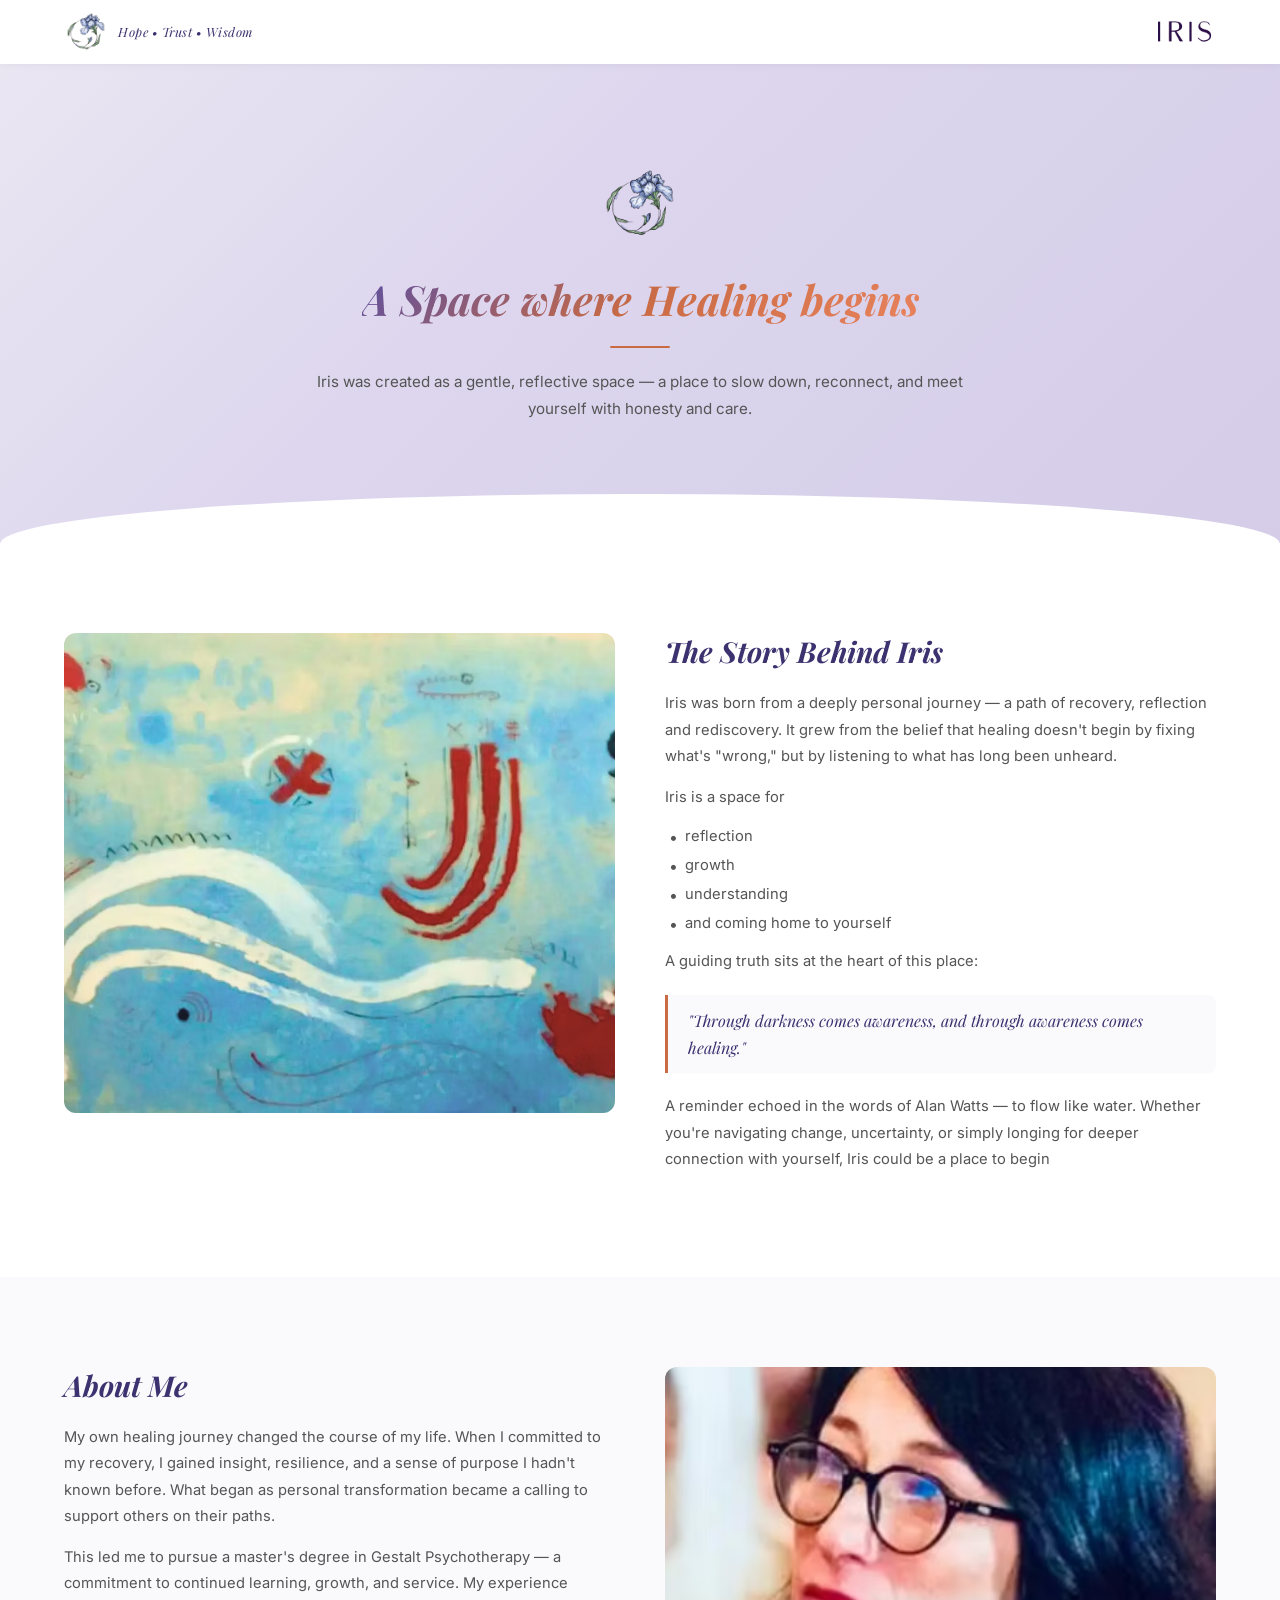
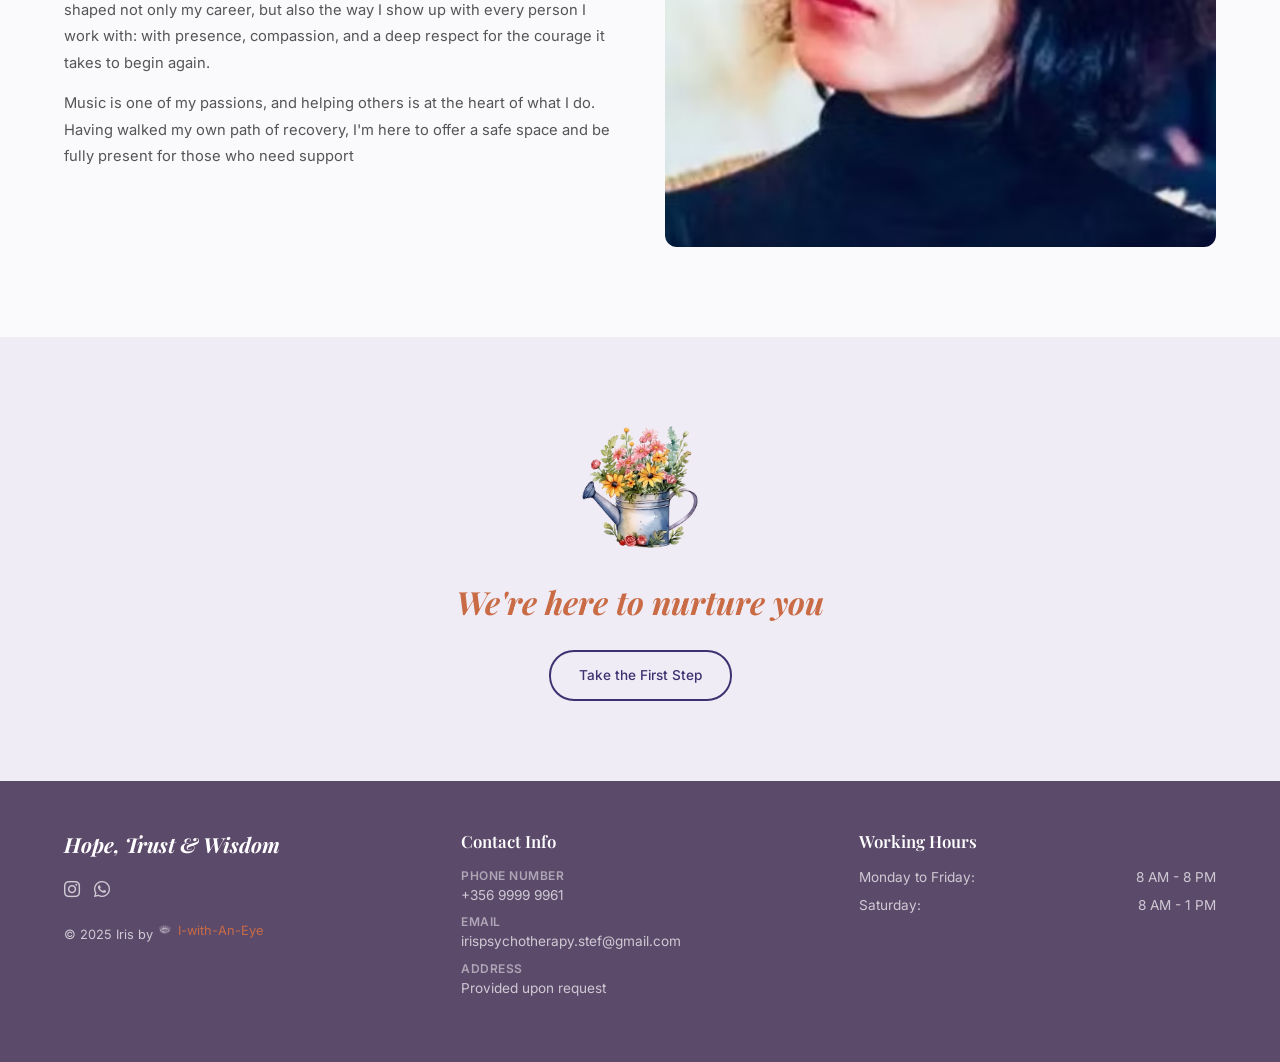
<file: about.html>
<!DOCTYPE html>
<html lang="en">
<head>
  <meta charset="UTF-8">
  <meta name="viewport" content="width=device-width, initial-scale=1.0">
  <title>About - IRIS Psychotherapy</title>
  <link rel="preconnect" href="https://fonts.googleapis.com">
  <link rel="preconnect" href="https://fonts.gstatic.com" crossorigin>
  <link href="https://fonts.googleapis.com/css2?family=Inter:wght@300;400;500;600&family=Playfair+Display:ital,wght@0,400;0,500;0,600;0,700;1,400;1,500;1,600;1,700&display=swap" rel="stylesheet">
  <link rel="stylesheet" href="https://cdnjs.cloudflare.com/ajax/libs/font-awesome/6.5.1/css/all.min.css">
  <link rel="stylesheet" href="css/styles.css">
</head>
<body>

  <!-- Navigation -->
  <nav class="navbar" id="navbar">
    <div class="container">
      <a href="index.html" class="nav-logo">
        <img src="images/logo-no-text.png" alt="Iris Logo" class="nav-logo-img">
        <span class="nav-logo-text">Hope &bull; Trust &bull; Wisdom</span>
      </a>
      <div class="nav-menu-trigger" id="navMenuTrigger">
        <img src="images/Iris-Text.png" alt="Iris" class="nav-text-logo">
        <div class="nav-dropdown" id="navDropdown">
          <img src="images/Iris-Logo-Full.png" alt="Iris" class="mobile-logo">
          <a href="index.html">Home</a>
          <a href="about.html" class="active">About</a>
          <a href="therapists.html">Our Therapists</a>
          <a href="index.html#contact">Contact</a>
          <a href="index.html#contact" class="btn btn-primary nav-dropdown-btn">Book Appointment &rarr;</a>
        </div>
      </div>
    </div>
  </nav>

  <!-- About Hero -->
  <section class="about-hero">
    <div class="container">
      <img src="images/logo-no-text.png" alt="Iris Logo" class="about-hero-logo">
      <h1><span class="heading-gradient">A Space where Healing begins</span></h1>
      <div class="hero-divider"></div>
      <p class="subtitle">
        Iris was created as a gentle, reflective space — a place to slow down, reconnect, and meet yourself with honesty and care.
      </p>
    </div>
    <div class="about-hero-curve"></div>
  </section>

  <!-- Story Section -->
  <section class="story-section">
    <div class="container">
      <div class="story-image">
        <img src="images/portrait.avif" alt="Therapist Portrait">
      </div>
      <div class="story-text">
        <h2>The Story Behind Iris</h2>
        <p>
          Iris was born from a deeply personal journey — a path of recovery, reflection and rediscovery. It grew from the belief that healing doesn't begin by fixing what's "wrong," but by listening to what has long been unheard.
        </p>
        <p>Iris is a space for</p>
        <ul>
          <li>reflection</li>
          <li>growth</li>
          <li>understanding</li>
          <li>and coming home to yourself</li>
        </ul>
        <p>A guiding truth sits at the heart of this place:</p>
        <blockquote>
          "Through darkness comes awareness, and through awareness comes healing."
        </blockquote>
        <p>
          A reminder echoed in the words of Alan Watts — to flow like water. Whether you're navigating change, uncertainty, or simply longing for deeper connection with yourself, Iris could be a place to begin
        </p>
      </div>
    </div>
  </section>

  <!-- About Me Section -->
  <section class="aboutme-section">
    <div class="container">
      <div class="aboutme-text">
        <h2>About Me</h2>
        <p>
          My own healing journey changed the course of my life. When I committed to my recovery, I gained insight, resilience, and a sense of purpose I hadn't known before. What began as personal transformation became a calling to support others on their paths.
        </p>
        <p>
          This led me to pursue a master's degree in Gestalt Psychotherapy — a commitment to continued learning, growth, and service. My experience shaped not only my career, but also the way I show up with every person I work with: with presence, compassion, and a deep respect for the courage it takes to begin again.
        </p>
        <p>
          Music is one of my passions, and helping others is at the heart of what I do. Having walked my own path of recovery, I'm here to offer a safe space and be fully present for those who need support
        </p>
      </div>
      <div class="aboutme-image">
        <img src="images/art.avif" alt="Artistic Painting">
      </div>
    </div>
  </section>

  <!-- CTA Section -->
  <section class="cta-section">
    <div class="container">
      <img src="images/healing-flowers.avif" alt="Healing Flowers" class="cta-flower-img">
      <h2 class="italic-coral">We're here to nurture you</h2>
      <a href="index.html#contact" class="btn btn-outline">Take the First Step</a>
    </div>
  </section>

  <!-- Footer -->
  <footer class="footer">
    <div class="container">
      <div class="footer-grid">
        <div class="footer-brand">
          <h3>Hope, Trust &amp; Wisdom</h3>
          <div class="footer-social">
            <a href="https://www.instagram.com/p/DRwEeCRiIgd/" target="_blank" rel="noopener" aria-label="Instagram"><i class="fab fa-instagram"></i></a>
            <a href="https://wa.me/35699999961" target="_blank" rel="noopener" aria-label="WhatsApp"><i class="fab fa-whatsapp"></i></a>
          </div>
          <p class="copyright">&copy; 2025 Iris by <a href="https://i-zaak.com" target="_blank" rel="noopener" class="credit-link"><img src="images/eye-logo.png" alt="I-with-An-Eye" class="credit-logo">I-with-An-Eye</a></p>
        </div>
        <div class="footer-contact">
          <h4>Contact Info</h4>
          <p><span class="label">Phone Number</span><a href="tel:+35699999961">+356 9999 9961</a></p>
          <p><span class="label">Email</span><a href="mailto:irispsychotherapy.stef@gmail.com">irispsychotherapy.stef@gmail.com</a></p>
          <p><span class="label">Address</span>Provided upon request</p>
        </div>
        <div class="footer-hours">
          <h4>Working Hours</h4>
          <p><span>Monday to Friday:</span> <span>8 AM - 8 PM</span></p>
          <p><span>Saturday:</span> <span>8 AM - 1 PM</span></p>
        </div>
      </div>
    </div>
  </footer>

  <script src="js/main.js"></script>

</body>
</html>
</file>
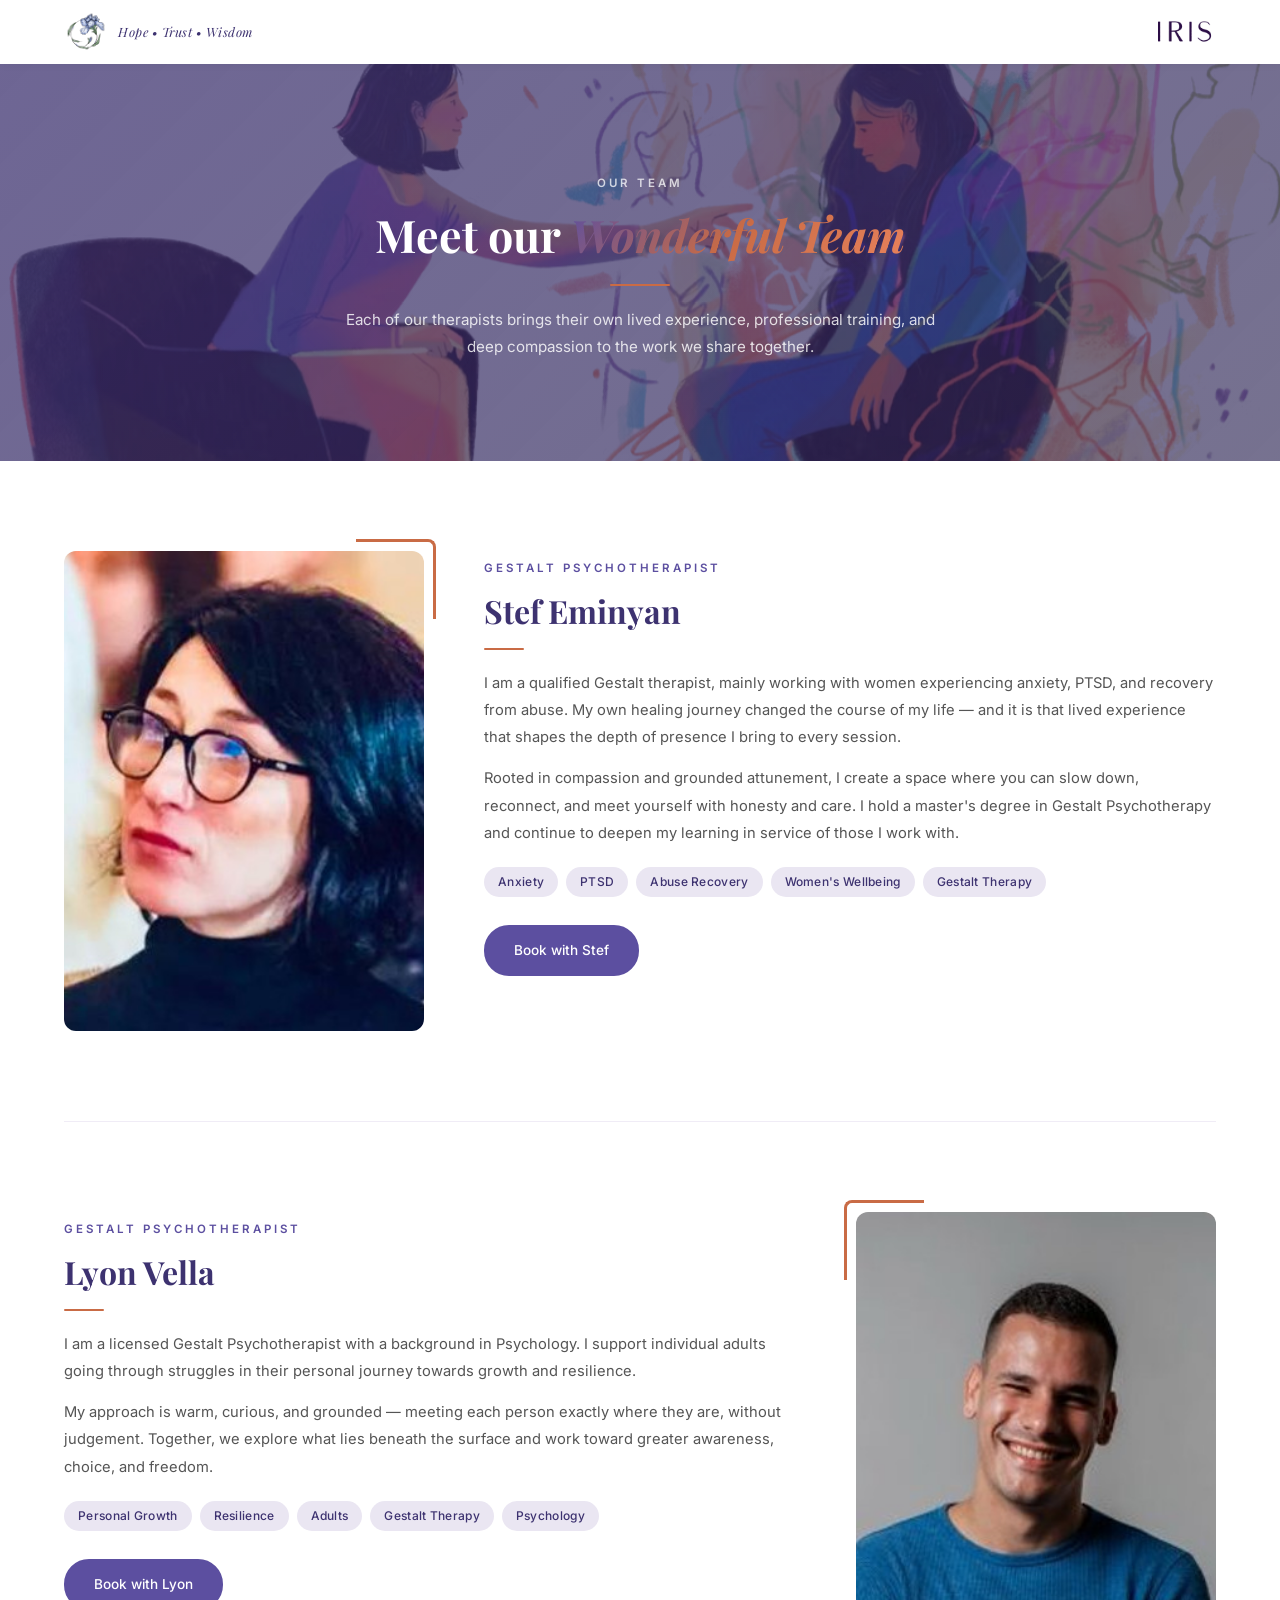
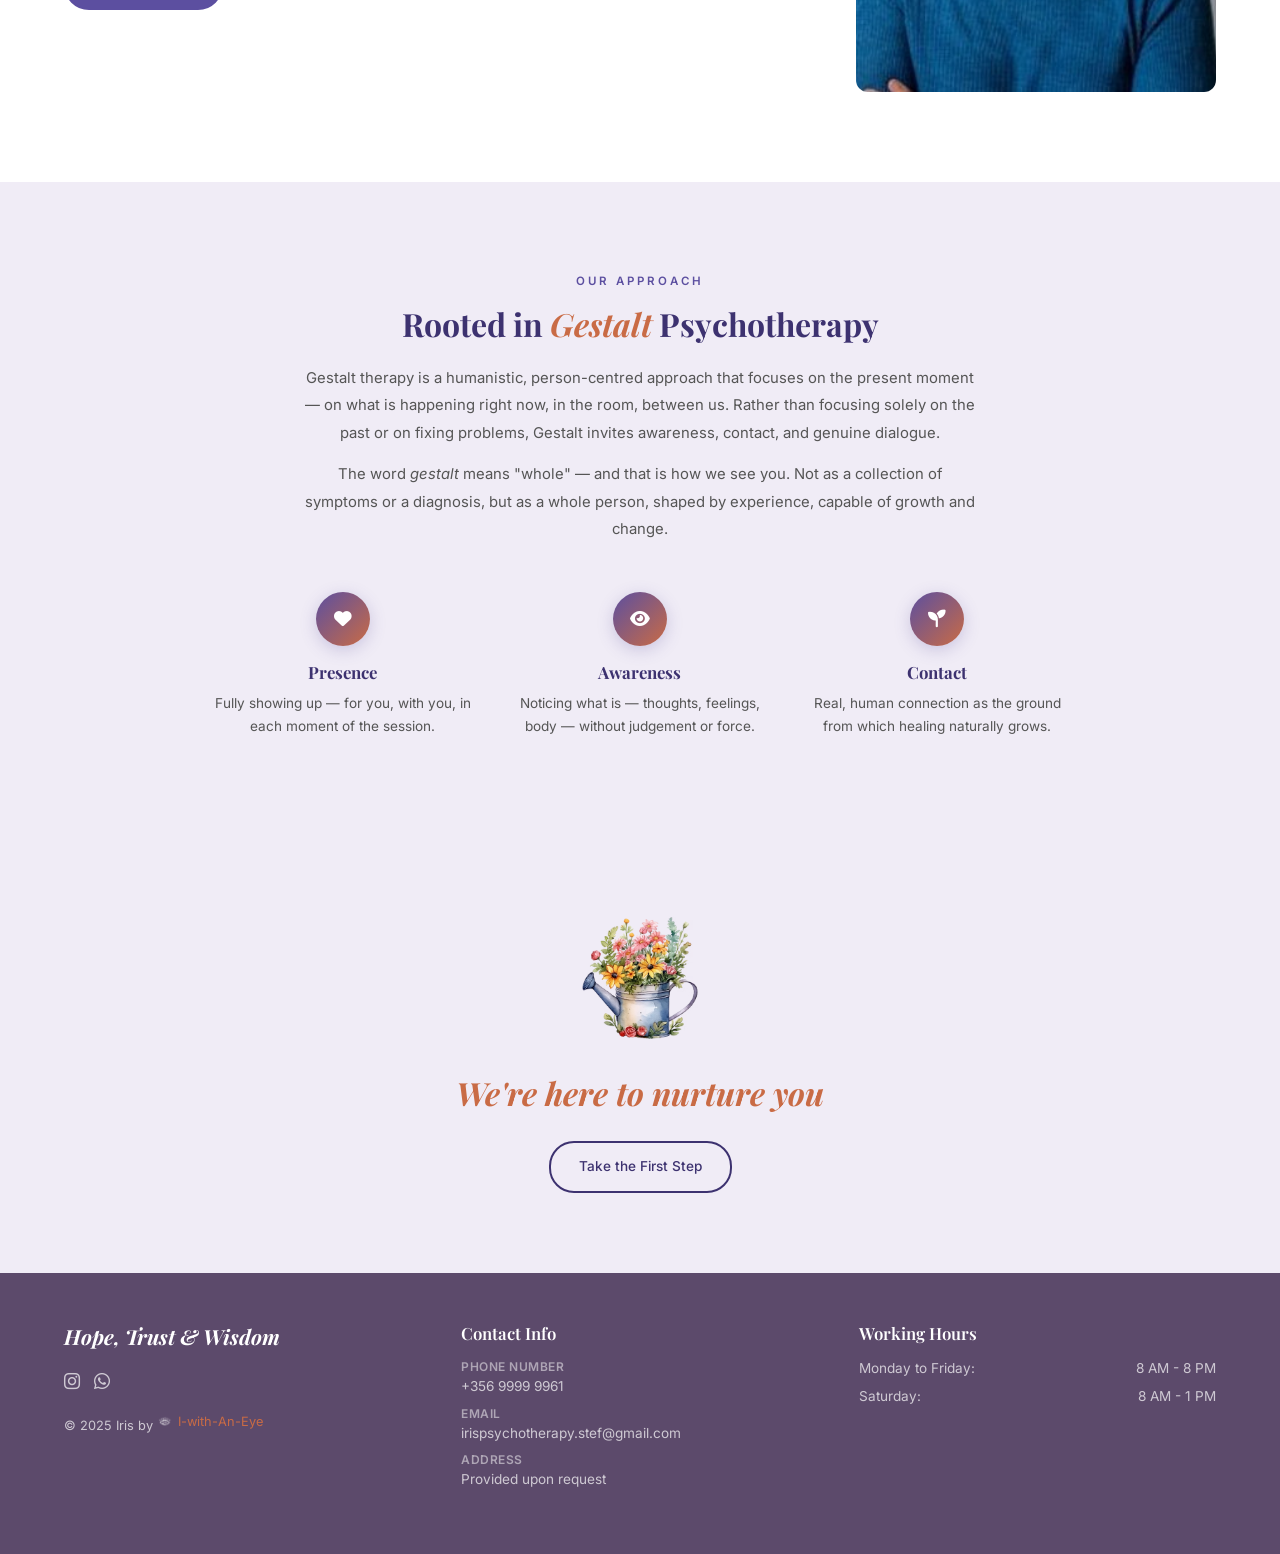
<file: therapists.html>
<!DOCTYPE html>
<html lang="en">
<head>
  <meta charset="UTF-8">
  <meta name="viewport" content="width=device-width, initial-scale=1.0">
  <title>Our Therapists - IRIS Psychotherapy</title>
  <link rel="preconnect" href="https://fonts.googleapis.com">
  <link rel="preconnect" href="https://fonts.gstatic.com" crossorigin>
  <link href="https://fonts.googleapis.com/css2?family=Inter:wght@300;400;500;600&family=Playfair+Display:ital,wght@0,400;0,500;0,600;0,700;1,400;1,500;1,600;1,700&display=swap" rel="stylesheet">
  <link rel="stylesheet" href="https://cdnjs.cloudflare.com/ajax/libs/font-awesome/6.5.1/css/all.min.css">
  <link rel="stylesheet" href="css/styles.css">
</head>
<body>

  <!-- Navigation -->
  <nav class="navbar" id="navbar">
    <div class="container">
      <a href="index.html" class="nav-logo">
        <img src="images/logo-no-text.png" alt="Iris Logo" class="nav-logo-img">
        <span class="nav-logo-text">Hope &bull; Trust &bull; Wisdom</span>
      </a>
      <div class="nav-menu-trigger" id="navMenuTrigger">
        <img src="images/Iris-Text.png" alt="Iris" class="nav-text-logo">
        <div class="nav-dropdown" id="navDropdown">
          <img src="images/Iris-Logo-Full.png" alt="Iris" class="mobile-logo">
          <a href="index.html">Home</a>
          <a href="about.html">About</a>
          <a href="therapists.html" class="active">Our Therapists</a>
          <a href="index.html#contact">Contact</a>
          <a href="index.html#contact" class="btn btn-primary nav-dropdown-btn">Book Appointment &rarr;</a>
        </div>
      </div>
    </div>
  </nav>

  <!-- Page Hero -->
  <section class="therapists-hero parallax-section">
    <div class="parallax-bg" style="background-image: url('images/therapy-room.avif');"></div>
    <div class="parallax-overlay"></div>
    <div class="container therapists-hero-content">
      <span class="section-label light">Our Team</span>
      <h1>Meet our <span class="heading-gradient">Wonderful Team</span></h1>
      <div class="hero-divider"></div>
      <p class="subtitle">
        Each of our therapists brings their own lived experience, professional training, and deep compassion to the work we share together.
      </p>
    </div>
  </section>

  <!-- Therapists Grid -->
  <section class="therapists-section">
    <div class="container">

      <!-- Therapist 1: Stef Eminyan -->
      <div class="therapist-card reveal">
        <div class="therapist-photo-wrap">
          <img src="images/stef.jpg" alt="Stef Eminyan" class="therapist-photo">
        </div>
        <div class="therapist-info">
          <span class="section-label">Gestalt Psychotherapist</span>
          <h2>Stef Eminyan</h2>
          <div class="therapist-divider"></div>
          <p>
            I am a qualified Gestalt therapist, mainly working with women experiencing anxiety, PTSD, and recovery from abuse. My own healing journey changed the course of my life — and it is that lived experience that shapes the depth of presence I bring to every session.
          </p>
          <p>
            Rooted in compassion and grounded attunement, I create a space where you can slow down, reconnect, and meet yourself with honesty and care. I hold a master's degree in Gestalt Psychotherapy and continue to deepen my learning in service of those I work with.
          </p>
          <div class="therapist-specialisms">
            <span class="specialism-tag">Anxiety</span>
            <span class="specialism-tag">PTSD</span>
            <span class="specialism-tag">Abuse Recovery</span>
            <span class="specialism-tag">Women's Wellbeing</span>
            <span class="specialism-tag">Gestalt Therapy</span>
          </div>
          <a href="index.html#contact" class="btn btn-primary">Book with Stef</a>
        </div>
      </div>

      <!-- Therapist 2: Lyon Vella -->
      <div class="therapist-card therapist-card--reverse reveal">
        <div class="therapist-photo-wrap">
          <img src="images/lyon.jpg" alt="Lyon Vella" class="therapist-photo">
        </div>
        <div class="therapist-info">
          <span class="section-label">Gestalt Psychotherapist</span>
          <h2>Lyon Vella</h2>
          <div class="therapist-divider"></div>
          <p>
            I am a licensed Gestalt Psychotherapist with a background in Psychology. I support individual adults going through struggles in their personal journey towards growth and resilience.
          </p>
          <p>
            My approach is warm, curious, and grounded — meeting each person exactly where they are, without judgement. Together, we explore what lies beneath the surface and work toward greater awareness, choice, and freedom.
          </p>
          <div class="therapist-specialisms">
            <span class="specialism-tag">Personal Growth</span>
            <span class="specialism-tag">Resilience</span>
            <span class="specialism-tag">Adults</span>
            <span class="specialism-tag">Gestalt Therapy</span>
            <span class="specialism-tag">Psychology</span>
          </div>
          <a href="index.html#contact" class="btn btn-primary">Book with Lyon</a>
        </div>
      </div>

    </div>
  </section>

  <!-- Approach Section -->
  <section class="approach-section">
    <div class="container">
      <div class="approach-inner reveal">
        <span class="section-label">Our Approach</span>
        <h2>Rooted in <span class="italic-coral">Gestalt</span> Psychotherapy</h2>
        <p>
          Gestalt therapy is a humanistic, person-centred approach that focuses on the present moment — on what is happening right now, in the room, between us. Rather than focusing solely on the past or on fixing problems, Gestalt invites awareness, contact, and genuine dialogue.
        </p>
        <p>
          The word <em>gestalt</em> means "whole" — and that is how we see you. Not as a collection of symptoms or a diagnosis, but as a whole person, shaped by experience, capable of growth and change.
        </p>
        <div class="approach-pillars">
          <div class="pillar">
            <div class="pillar-icon"><i class="fas fa-heart"></i></div>
            <h4>Presence</h4>
            <p>Fully showing up — for you, with you, in each moment of the session.</p>
          </div>
          <div class="pillar">
            <div class="pillar-icon"><i class="fas fa-eye"></i></div>
            <h4>Awareness</h4>
            <p>Noticing what is — thoughts, feelings, body — without judgement or force.</p>
          </div>
          <div class="pillar">
            <div class="pillar-icon"><i class="fas fa-seedling"></i></div>
            <h4>Contact</h4>
            <p>Real, human connection as the ground from which healing naturally grows.</p>
          </div>
        </div>
      </div>
    </div>
  </section>

  <!-- CTA Section -->
  <section class="cta-section">
    <div class="container">
      <img src="images/healing-flowers.avif" alt="Healing Flowers" class="cta-flower-img">
      <h2 class="italic-coral">We're here to nurture you</h2>
      <a href="index.html#contact" class="btn btn-outline">Take the First Step</a>
    </div>
  </section>

  <!-- Footer -->
  <footer class="footer">
    <div class="container">
      <div class="footer-grid">
        <div class="footer-brand">
          <h3>Hope, Trust &amp; Wisdom</h3>
          <div class="footer-social">
            <a href="https://www.instagram.com/p/DRwEeCRiIgd/" target="_blank" rel="noopener" aria-label="Instagram"><i class="fab fa-instagram"></i></a>
            <a href="https://wa.me/35699999961" target="_blank" rel="noopener" aria-label="WhatsApp"><i class="fab fa-whatsapp"></i></a>
          </div>
          <p class="copyright">&copy; 2025 Iris by <a href="https://i-zaak.com" target="_blank" rel="noopener" class="credit-link"><img src="images/eye-logo.png" alt="I-with-An-Eye" class="credit-logo">I-with-An-Eye</a></p>
        </div>
        <div class="footer-contact">
          <h4>Contact Info</h4>
          <p><span class="label">Phone Number</span><a href="tel:+35699999961">+356 9999 9961</a></p>
          <p><span class="label">Email</span><a href="mailto:irispsychotherapy.stef@gmail.com">irispsychotherapy.stef@gmail.com</a></p>
          <p><span class="label">Address</span>Provided upon request</p>
        </div>
        <div class="footer-hours">
          <h4>Working Hours</h4>
          <p><span>Monday to Friday:</span> <span>8 AM - 8 PM</span></p>
          <p><span>Saturday:</span> <span>8 AM - 1 PM</span></p>
        </div>
      </div>
    </div>
  </footer>

  <script src="js/main.js"></script>

</body>
</html>
</file>
<file: css/styles.css>
/* ===== CSS Custom Properties ===== */
:root {
  --primary-purple: #3d3270;
  --coral: #c96b45;
  --cream-bg: #fef5ed;
  --dark-purple: #2d2654;
  --button-purple: #5c4fa0;
  --lavender: #eae6f2;
  --lavender-light: #f0ecf6;
  --footer-dark: #5c4a6b;
  --white: #ffffff;
  --body-text: #555555;
  --light-text: #777777;
  --max-width: 1200px;
}

/* ===== Reset & Base ===== */
*, *::before, *::after {
  margin: 0;
  padding: 0;
  box-sizing: border-box;
}

html {
  scroll-behavior: smooth;
}

body {
  font-family: 'Inter', sans-serif;
  color: var(--body-text);
  line-height: 1.7;
  font-size: 15px;
  background: var(--white);
}

a {
  text-decoration: none;
  color: inherit;
}

ul {
  list-style: none;
}

img {
  max-width: 100%;
  display: block;
}

.container {
  max-width: var(--max-width);
  margin: 0 auto;
  padding: 0 24px;
}

h1, h2, h3, h4, h5, h6 {
  font-family: 'Playfair Display', serif;
  color: var(--primary-purple);
  line-height: 1.3;
}

.italic-coral {
  font-family: 'Playfair Display', serif;
  font-style: italic;
  color: var(--coral);
}

.heading-gradient {
  font-family: 'Playfair Display', serif;
  font-style: italic;
  background: linear-gradient(135deg, var(--button-purple) 0%, var(--coral) 50%, #e8825c 100%);
  -webkit-background-clip: text;
  -webkit-text-fill-color: transparent;
  background-clip: text;
}

/* ===== Buttons ===== */
.btn {
  display: inline-block;
  padding: 12px 28px;
  border-radius: 25px;
  font-family: 'Inter', sans-serif;
  font-size: 0.85rem;
  font-weight: 500;
  cursor: pointer;
  transition: all 0.3s ease;
  border: 2px solid transparent;
}

.btn-primary {
  background: var(--button-purple);
  color: var(--white);
  border-color: var(--button-purple);
}

.btn-primary:hover {
  background: var(--primary-purple);
  border-color: var(--primary-purple);
  transform: translateY(-2px);
  box-shadow: 0 4px 15px rgba(92, 79, 160, 0.3);
}

.btn-outline {
  background: transparent;
  color: var(--primary-purple);
  border-color: var(--primary-purple);
}

.btn-outline:hover {
  background: var(--button-purple);
  color: var(--white);
  border-color: var(--button-purple);
  transform: translateY(-2px);
  box-shadow: 0 4px 15px rgba(92, 79, 160, 0.3);
}

/* ===== Navigation ===== */
.navbar {
  background: var(--white);
  box-shadow: 0 1px 8px rgba(0, 0, 0, 0.05);
  position: sticky;
  top: 0;
  z-index: 1000;
  transition: background 300ms ease-in-out, box-shadow 300ms ease-in-out;
}

/* Scrolled state (added via JS) — same solid white, shadow deepens */
.navbar.scrolled {
  box-shadow: 0 2px 20px rgba(61, 50, 112, 0.10);
}

.navbar .container {
  display: flex;
  align-items: center;
  justify-content: space-between;
  height: 64px;
}

.nav-logo {
  display: flex;
  align-items: center;
  gap: 10px;
}

.nav-logo-img {
  width: 44px;
  height: 44px;
  object-fit: contain;
}

.nav-logo-text {
  font-family: 'Playfair Display', serif;
  font-style: italic;
  font-size: 0.8rem;
  color: var(--primary-purple);
  letter-spacing: 0.5px;
}

/* Center menu trigger */
.nav-menu-trigger {
  position: relative;
  cursor: pointer;
}

.nav-text-logo {
  height: 32px;
  object-fit: contain;
  transition: opacity 0.3s ease;
}

.nav-menu-trigger:hover .nav-text-logo {
  opacity: 0.7;
}

/* Dropdown */
.nav-dropdown {
  position: absolute;
  top: calc(100% + 16px);
  left: 50%;
  transform: translateX(-50%) translateY(8px);
  background: var(--white);
  border-radius: 12px;
  box-shadow: 0 12px 40px rgba(61, 50, 112, 0.12);
  padding: 24px 32px;
  display: flex;
  flex-direction: column;
  gap: 14px;
  min-width: 200px;
  opacity: 0;
  visibility: hidden;
  transition: opacity 0.3s ease, transform 0.3s ease, visibility 0.3s ease;
  z-index: 1000;
}

.nav-dropdown::before {
  content: '';
  position: absolute;
  top: -8px;
  left: 50%;
  transform: translateX(-50%);
  width: 0;
  height: 0;
  border-left: 8px solid transparent;
  border-right: 8px solid transparent;
  border-bottom: 8px solid var(--white);
}

/* Invisible bridge between trigger and dropdown */
.nav-menu-trigger::after {
  content: '';
  position: absolute;
  top: 100%;
  left: 50%;
  transform: translateX(-50%);
  width: 200px;
  height: 20px;
  background: transparent;
}

.nav-menu-trigger:hover .nav-dropdown,
.nav-menu-trigger.active .nav-dropdown {
  opacity: 1;
  visibility: visible;
  transform: translateX(-50%) translateY(0);
}

.nav-dropdown a {
  font-size: 0.9rem;
  color: var(--body-text);
  transition: color 0.3s ease;
  white-space: nowrap;
  position: relative;
  padding: 4px 0;
}

.nav-dropdown a:not(.nav-dropdown-btn):hover,
.nav-dropdown a:not(.nav-dropdown-btn).active {
  color: var(--primary-purple);
}

.nav-dropdown-btn {
  margin-top: 8px;
  text-align: center;
  padding: 10px 22px;
  font-size: 0.85rem;
  border-radius: 20px;
}

.mobile-logo {
  display: none;
}

/* ===== Hero Section (Home) ===== */
.hero {
  position: relative;
  padding: 70px 0 90px;
  overflow: hidden;
  background: linear-gradient(135deg, var(--cream-bg) 0%, #fdf0e4 50%, #f8e6d6 100%);
}

.hero-bg-video {
  position: absolute;
  top: 0;
  left: 0;
  width: 100%;
  height: 100%;
  object-fit: cover;
  z-index: 0;
}

.hero-overlay {
  position: absolute;
  top: 0;
  left: 0;
  width: 100%;
  height: 100%;
  background: rgba(253, 248, 243, 0.82);
  z-index: 1;
}

.hero-circles-bg {
  position: absolute;
  inset: 0;
  overflow: hidden;
  pointer-events: none;
  z-index: 1;
}

.hero-circles-bg svg {
  position: absolute;
  top: 50%;
  left: 50%;
  transform: translate(-50%, -50%);
  width: 1000px;
  height: 1000px;
}

.hero-circles-bg .ring {
  fill: none;
  stroke: var(--button-purple);
  stroke-width: 1;
  opacity: 0.12;
}

.fol-drift {
  animation: fol-glide 80s linear infinite;
}

@keyframes fol-glide {
  0%   { transform: translate(-60%, -50%); }
  50%  { transform: translate(-40%, -50%); }
  100% { transform: translate(-60%, -50%); }
}

.hero .container {
  position: relative;
  z-index: 2;
  display: flex;
  align-items: center;
  gap: 40px;
}

.hero-content {
  flex: 1;
  min-width: 0;
  animation: fadeInUp 0.8s ease both;
}

.hero-label {
  font-size: 0.7rem;
  font-weight: 600;
  letter-spacing: 3px;
  text-transform: uppercase;
  color: var(--button-purple);
  margin-bottom: 16px;
}

.hero-heading {
  font-size: 2.8rem;
  font-weight: 700;
  margin-bottom: 20px;
  line-height: 1.2;
}

.hero-heading .heading-gradient {
  display: block;
  font-size: 3rem;
}

.hero-desc {
  font-size: 0.95rem;
  color: var(--body-text);
  max-width: 480px;
  margin-bottom: 32px;
  line-height: 1.8;
}

.hero-buttons {
  display: flex;
  gap: 14px;
  flex-wrap: wrap;
}

.hero-visual {
  flex: 1;
  min-width: 0;
  display: flex;
  flex-direction: column;
  align-items: center;
  justify-content: center;
  gap: 6px;
  animation: fadeInUp 0.8s ease 0.2s both;
}

.hero-logo-img {
  max-width: 420px;
  object-fit: contain;
}

/* ===== About Section (Home) ===== */
.about-section {
  padding: 90px 0;
  background: var(--white);
}

.about-section .container {
  display: flex;
  gap: 50px;
  align-items: flex-start;
}

.about-image {
  flex: 1;
  min-width: 0;
}

.about-image img {
  width: 100%;
  border-radius: 12px;
  object-fit: cover;
}

.about-text {
  flex: 1;
  min-width: 0;
}

.section-label {
  font-size: 0.72rem;
  font-weight: 600;
  letter-spacing: 3px;
  text-transform: uppercase;
  color: var(--button-purple);
  margin-bottom: 12px;
  display: block;
}

.about-text h2 {
  font-size: 1.9rem;
  margin-bottom: 20px;
  font-weight: 700;
}

.about-text p {
  margin-bottom: 14px;
  line-height: 1.8;
  font-size: 0.92rem;
}

.mission-vision {
  display: flex;
  gap: 36px;
  margin-top: 28px;
  margin-bottom: 28px;
}

.mission, .vision {
  flex: 1;
}

.mission h4, .vision h4 {
  font-size: 1rem;
  margin-bottom: 12px;
  color: var(--primary-purple);
  font-weight: 700;
}

.mission-item {
  display: flex;
  align-items: center;
  gap: 8px;
  margin-bottom: 8px;
  font-size: 0.88rem;
}

.mission-item .check {
  width: 20px;
  height: 20px;
  border: 1.5px solid var(--button-purple);
  border-radius: 50%;
  display: flex;
  align-items: center;
  justify-content: center;
  font-size: 0.65rem;
  color: var(--button-purple);
  flex-shrink: 0;
}

.vision p {
  font-size: 0.88rem;
  line-height: 1.7;
}

/* ===== Process Section ===== */
.process-section {
  padding: 90px 0;
  background: var(--white);
  border-top: 1px solid #f0f0f0;
}

.process-section .section-header {
  text-align: center;
  margin-bottom: 60px;
}

.process-section .section-header .section-label {
  margin-bottom: 8px;
}

.process-section .section-header h2 {
  font-size: 2rem;
}

/* Timeline */
.timeline {
  position: relative;
}

.timeline-line {
  position: absolute;
  top: 24px;
  left: 0;
  right: 0;
  height: 2px;
  background: repeating-linear-gradient(
    90deg,
    var(--lavender) 0px,
    var(--lavender) 8px,
    transparent 8px,
    transparent 16px
  );
  z-index: 0;
}

.timeline-steps {
  display: grid;
  grid-template-columns: repeat(4, 1fr);
  gap: 24px;
  position: relative;
  z-index: 1;
}

.timeline-step {
  display: flex;
  flex-direction: column;
  align-items: center;
  text-align: center;
}

.timeline-node {
  width: 50px;
  height: 50px;
  border-radius: 50%;
  background: linear-gradient(135deg, var(--button-purple), var(--coral));
  display: flex;
  align-items: center;
  justify-content: center;
  margin-bottom: 24px;
  position: relative;
  box-shadow: 0 4px 16px rgba(92, 79, 160, 0.25);
  transition: all 0.3s ease;
}

.timeline-step:hover .timeline-node {
  transform: scale(1.12);
  box-shadow: 0 6px 24px rgba(92, 79, 160, 0.35);
}

.timeline-number {
  font-family: 'Playfair Display', serif;
  font-size: 1rem;
  font-weight: 700;
  color: var(--white);
}

.timeline-card {
  background: var(--white);
  border: 1px solid #ebe7f2;
  border-radius: 14px;
  padding: 28px 24px;
  width: 100%;
  transition: all 0.3s ease;
  border-top: 3px solid transparent;
}

.timeline-step:hover .timeline-card {
  transform: translateY(-4px);
  box-shadow: 0 10px 30px rgba(61, 50, 112, 0.08);
  border-top-color: var(--coral);
}

.timeline-card h3 {
  font-family: 'Playfair Display', serif;
  font-size: 1.15rem;
  color: var(--primary-purple);
  margin-bottom: 12px;
  font-weight: 600;
}

.timeline-card p {
  font-size: 0.85rem;
  line-height: 1.75;
  color: var(--body-text);
}

/* ===== Testimonial Section ===== */
.testimonial-section {
  background: var(--dark-purple);
  padding: 80px 0;
  text-align: center;
  position: relative;
  overflow: hidden;
}

.testimonial-quote-mark-left,
.testimonial-quote-mark {
  font-family: 'Playfair Display', serif;
  font-size: 6rem;
  color: rgba(255, 255, 255, 0.12);
  line-height: 1;
  position: absolute;
  top: 50px;
  left: 10%;
}

.testimonial-quote-mark-right {
  font-family: 'Playfair Display', serif;
  font-size: 6rem;
  color: rgba(255, 255, 255, 0.12);
  line-height: 1;
  position: absolute;
  bottom: 80px;
  right: 10%;
}

.testimonial-section blockquote {
  max-width: 700px;
  margin: 0 auto;
  position: relative;
  z-index: 1;
}

.testimonial-section blockquote p {
  font-family: 'Playfair Display', serif;
  font-size: 1.05rem;
  color: var(--white);
  line-height: 2;
  font-style: italic;
  margin-bottom: 28px;
}

.testimonial-attribution {
  font-family: 'Inter', sans-serif;
  font-style: normal;
  font-size: 0.85rem;
  color: rgba(255, 255, 255, 0.6);
  letter-spacing: 1px;
}

/* ===== CTA Section ===== */
.cta-section {
  padding: 80px 0;
  text-align: center;
  background: var(--lavender-light);
}

.cta-flower-img {
  width: 140px;
  height: auto;
  margin: 0 auto 24px;
}

.cta-section h2 {
  font-size: 2rem;
  margin-bottom: 28px;
}

/* ===== Contact Section ===== */
.contact-section {
  padding: 90px 0;
  background: var(--white);
}

.contact-section .section-header {
  text-align: center;
  margin-bottom: 48px;
}

.contact-section .section-header h2 {
  font-size: 2rem;
  margin-bottom: 12px;
}

.contact-subtitle {
  font-size: 0.92rem;
  color: var(--body-text);
  max-width: 480px;
  margin: 0 auto;
}

.contact-form {
  max-width: 700px;
  margin: 0 auto;
}

.form-row {
  display: flex;
  gap: 20px;
  margin-bottom: 20px;
}

.form-group {
  flex: 1;
  display: flex;
  flex-direction: column;
}

.form-group.full-width {
  margin-bottom: 24px;
}

.form-group label {
  font-size: 0.8rem;
  font-weight: 500;
  color: var(--primary-purple);
  margin-bottom: 6px;
  letter-spacing: 0.3px;
}

.form-group input,
.form-group select,
.form-group textarea {
  font-family: 'Inter', sans-serif;
  font-size: 0.88rem;
  padding: 12px 16px;
  border: 1.5px solid #e0dce8;
  border-radius: 10px;
  background: #faf9fc;
  color: var(--body-text);
  transition: border-color 0.3s ease, box-shadow 0.3s ease;
  outline: none;
}

.form-group input:focus,
.form-group select:focus,
.form-group textarea:focus {
  border-color: var(--button-purple);
  box-shadow: 0 0 0 3px rgba(92, 79, 160, 0.1);
}

.form-group input::placeholder,
.form-group textarea::placeholder {
  color: #b0aab8;
}

.form-group textarea {
  resize: vertical;
  min-height: 120px;
}

.contact-form .btn {
  display: block;
  width: 100%;
  text-align: center;
  font-size: 0.92rem;
  padding: 14px 28px;
}

/* ===== Footer ===== */
.footer {
  background: var(--footer-dark);
  padding: 50px 0 30px;
  color: rgba(255, 255, 255, 0.7);
  font-size: 0.85rem;
}

.footer-grid {
  display: grid;
  grid-template-columns: 1fr 1fr 1fr;
  gap: 40px;
  margin-bottom: 30px;
}

.footer-brand h3 {
  font-family: 'Playfair Display', serif;
  font-style: italic;
  color: var(--white);
  font-size: 1.3rem;
  margin-bottom: 16px;
}

.footer-social {
  display: flex;
  gap: 14px;
  margin-bottom: 14px;
}

.footer-social a {
  color: rgba(255, 255, 255, 0.7);
  font-size: 1.15rem;
  transition: color 0.3s ease;
}

.footer-social a:hover {
  color: var(--coral);
}

.footer-brand .copyright {
  font-size: 0.8rem;
}

.footer-brand .copyright a {
  color: var(--coral);
  transition: color 0.3s ease;
}

.footer-brand .copyright a:hover {
  color: #e0885f;
}

.footer-contact h4,
.footer-hours h4 {
  color: var(--white);
  font-family: 'Playfair Display', serif;
  font-size: 1.05rem;
  margin-bottom: 14px;
  font-weight: 600;
}

.footer-contact p {
  margin-bottom: 4px;
  line-height: 1.5;
}

.footer-contact a {
  color: rgba(255, 255, 255, 0.7);
  transition: color 0.3s ease;
}

.footer-contact a:hover {
  color: var(--coral);
}

.footer-contact p .label {
  display: block;
  font-size: 0.75rem;
  font-weight: 600;
  text-transform: uppercase;
  letter-spacing: 0.5px;
  color: rgba(255, 255, 255, 0.5);
  margin-top: 8px;
}

.footer-hours p {
  margin-bottom: 6px;
  line-height: 1.6;
  display: flex;
  justify-content: space-between;
  gap: 20px;
}

/* footer-bottom removed */

/* ===== About Page Hero ===== */
.about-hero {
  background: linear-gradient(135deg, var(--lavender) 0%, #ddd6ee 40%, #d5cde8 100%);
  padding: 100px 0 120px;
  text-align: center;
  position: relative;
  overflow: hidden;
}

.about-hero-logo {
  width: 80px;
  height: 80px;
  object-fit: contain;
  margin: 0 auto 28px;
  opacity: 0.85;
}

.about-hero h1 {
  font-size: 2.6rem;
  margin-bottom: 0;
  animation: fadeInUp 0.8s ease both;
}

.hero-divider {
  width: 60px;
  height: 2px;
  background: var(--coral);
  margin: 20px auto;
  border-radius: 2px;
}

.about-hero .subtitle {
  max-width: 680px;
  margin: 0 auto;
  font-size: 0.95rem;
  line-height: 1.8;
  color: var(--body-text);
  animation: fadeInUp 0.8s ease 0.15s both;
}

.about-hero-curve {
  position: absolute;
  bottom: -1px;
  left: 0;
  right: 0;
  height: 50px;
  background: var(--white);
  border-radius: 50% 50% 0 0 / 100% 100% 0 0;
}

@keyframes fadeInUp {
  from {
    opacity: 0;
    transform: translateY(20px);
  }
  to {
    opacity: 1;
    transform: translateY(0);
  }
}

/* ===== Story Section (About Page) ===== */
.story-section {
  padding: 90px 0;
  background: var(--white);
}

.story-section .container {
  display: flex;
  gap: 50px;
  align-items: flex-start;
}

.story-image {
  flex: 1;
  min-width: 0;
}

.story-image img {
  width: 100%;
  height: 480px;
  border-radius: 12px;
  object-fit: cover;
}

.story-text {
  flex: 1;
  min-width: 0;
}

.story-text h2 {
  font-size: 1.8rem;
  font-style: italic;
  margin-bottom: 20px;
}

.story-text p {
  margin-bottom: 14px;
  line-height: 1.8;
  font-size: 0.92rem;
}

.story-text ul {
  margin: 12px 0;
  padding-left: 4px;
}

.story-text ul li {
  position: relative;
  padding-left: 16px;
  margin-bottom: 4px;
  line-height: 1.7;
  font-size: 0.92rem;
}

.story-text ul li::before {
  content: '\2022';
  position: absolute;
  left: 0;
  color: var(--body-text);
  font-size: 1rem;
}

.story-text blockquote {
  border-left: 3px solid var(--coral);
  padding: 12px 20px;
  margin: 20px 0;
  font-family: 'Playfair Display', serif;
  font-style: italic;
  font-size: 1rem;
  color: var(--primary-purple);
  background: rgba(234, 230, 242, 0.25);
  border-radius: 0 8px 8px 0;
}

/* ===== About Me Section (About Page) ===== */
.aboutme-section {
  padding: 90px 0;
  background: #faf9fc;
}

.aboutme-section .container {
  display: flex;
  gap: 50px;
  align-items: flex-start;
}

.aboutme-text {
  flex: 1;
  min-width: 0;
}

.aboutme-text h2 {
  font-size: 1.8rem;
  font-style: italic;
  margin-bottom: 20px;
}

.aboutme-text p {
  margin-bottom: 14px;
  line-height: 1.8;
  font-size: 0.92rem;
}

.aboutme-image {
  flex: 1;
  min-width: 0;
}

.aboutme-image img {
  width: 100%;
  height: 480px;
  border-radius: 12px;
  object-fit: cover;
}

/* ===== Image fade-in on load ===== */
img {
  opacity: 0;
  transition: opacity 500ms ease-in-out;
}

img.img-loaded {
  opacity: 1;
}

/* ===== Scroll reveal ===== */
.reveal {
  opacity: 0;
  transform: translateY(28px);
  transition: opacity 700ms cubic-bezier(.19, 1, .22, 1), transform 700ms cubic-bezier(.19, 1, .22, 1);
}

.reveal.revealed {
  opacity: 1;
  transform: translateY(0);
}

/* ===== Credit logo in footer ===== */
.credit-link {
  display: inline-flex;
  align-items: center;
  gap: 5px;
  color: var(--coral);
  transition: color 0.3s ease;
}

.credit-link:hover {
  color: #e0885f;
}

.credit-logo {
  width: 16px;
  height: 16px;
  object-fit: contain;
  opacity: 1 !important; /* override the global img fade for this tiny icon */
  filter: invert(0); /* white logo on dark bg */
}

/* ===== Parallax Section ===== */
.parallax-section {
  position: relative;
  overflow: hidden;
}

.parallax-bg {
  position: absolute;
  inset: -60px 0;
  background-size: cover;
  background-position: center;
  will-change: transform;
  z-index: 0;
}

.parallax-overlay {
  position: absolute;
  inset: 0;
  background: linear-gradient(135deg, rgba(61, 50, 112, 0.75) 0%, rgba(45, 38, 84, 0.65) 100%);
  z-index: 1;
}

/* ===== Therapists Hero ===== */
.therapists-hero {
  padding: 110px 0 100px;
  text-align: center;
}

.therapists-hero-content {
  position: relative;
  z-index: 2;
}

.therapists-hero .section-label.light {
  color: rgba(255, 255, 255, 0.75);
}

.therapists-hero h1 {
  font-size: 2.8rem;
  color: var(--white);
  margin-bottom: 0;
  animation: fadeInUp 0.8s ease both;
}

.therapists-hero .hero-divider {
  margin: 20px auto;
}

.therapists-hero .subtitle {
  max-width: 600px;
  margin: 0 auto;
  font-size: 0.95rem;
  line-height: 1.8;
  color: rgba(255, 255, 255, 0.82);
  animation: fadeInUp 0.8s ease 0.15s both;
}

/* ===== Therapists Section ===== */
.therapists-section {
  padding: 90px 0;
  background: var(--white);
}

.therapist-card {
  display: flex;
  gap: 60px;
  align-items: flex-start;
  margin-bottom: 90px;
  padding-bottom: 90px;
  border-bottom: 1px solid #f0ecf6;
}

.therapist-card:last-child {
  margin-bottom: 0;
  padding-bottom: 0;
  border-bottom: none;
}

.therapist-card--reverse {
  flex-direction: row-reverse;
}

.therapist-photo-wrap {
  flex: 0 0 360px;
  position: relative;
}

.therapist-photo-wrap::before {
  content: '';
  position: absolute;
  inset: -12px -12px auto auto;
  width: 80px;
  height: 80px;
  border-top: 3px solid var(--coral);
  border-right: 3px solid var(--coral);
  border-radius: 0 8px 0 0;
  z-index: 0;
}

.therapist-card--reverse .therapist-photo-wrap::before {
  inset: -12px auto auto -12px;
  border-top: 3px solid var(--coral);
  border-right: none;
  border-left: 3px solid var(--coral);
  border-radius: 8px 0 0 0;
}

.therapist-photo {
  width: 100%;
  height: 480px;
  object-fit: cover;
  border-radius: 12px;
  position: relative;
  z-index: 1;
}

.therapist-info {
  flex: 1;
  min-width: 0;
  padding-top: 8px;
}

.therapist-info h2 {
  font-size: 2rem;
  margin: 8px 0 0;
}

.therapist-divider {
  width: 40px;
  height: 2px;
  background: var(--coral);
  border-radius: 2px;
  margin: 16px 0 20px;
}

.therapist-info p {
  font-size: 0.92rem;
  line-height: 1.85;
  margin-bottom: 14px;
  color: var(--body-text);
}

.therapist-specialisms {
  display: flex;
  flex-wrap: wrap;
  gap: 8px;
  margin: 20px 0 28px;
}

.specialism-tag {
  font-size: 0.75rem;
  font-weight: 500;
  padding: 5px 14px;
  border-radius: 20px;
  background: var(--lavender);
  color: var(--primary-purple);
  letter-spacing: 0.3px;
  transition: background 0.3s ease, color 0.3s ease;
}

.specialism-tag:hover {
  background: var(--button-purple);
  color: var(--white);
}

/* ===== Approach Section ===== */
.approach-section {
  padding: 90px 0;
  background: var(--lavender-light);
}

.approach-inner {
  max-width: 860px;
  margin: 0 auto;
  text-align: center;
}

.approach-inner h2 {
  font-size: 2rem;
  margin: 8px 0 20px;
}

.approach-inner > p {
  font-size: 0.93rem;
  line-height: 1.85;
  margin-bottom: 14px;
  max-width: 680px;
  margin-left: auto;
  margin-right: auto;
}

.approach-pillars {
  display: flex;
  gap: 32px;
  margin-top: 48px;
}

.pillar {
  flex: 1;
  text-align: center;
}

.pillar-icon {
  width: 54px;
  height: 54px;
  border-radius: 50%;
  background: linear-gradient(135deg, var(--button-purple), var(--coral));
  display: flex;
  align-items: center;
  justify-content: center;
  margin: 0 auto 16px;
  color: var(--white);
  font-size: 1.1rem;
  box-shadow: 0 4px 16px rgba(92, 79, 160, 0.25);
  transition: transform 0.3s ease, box-shadow 0.3s ease;
}

.pillar:hover .pillar-icon {
  transform: scale(1.1);
  box-shadow: 0 6px 24px rgba(92, 79, 160, 0.35);
}

.pillar h4 {
  font-size: 1.05rem;
  margin-bottom: 8px;
  color: var(--primary-purple);
}

.pillar p {
  font-size: 0.85rem;
  line-height: 1.7;
  color: var(--body-text);
}

/* ===== Responsive Design ===== */
@media (max-width: 992px) {
  .hero .container {
    flex-direction: column-reverse;
    text-align: center;
  }

  .hero-desc {
    margin-left: auto;
    margin-right: auto;
  }

  .hero-buttons {
    justify-content: center;
  }

  .hero-heading {
    font-size: 2.4rem;
  }

  .hero-heading .heading-gradient {
    font-size: 2.6rem;
  }

  .about-section .container,
  .story-section .container,
  .aboutme-section .container {
    flex-direction: column;
  }

  .therapist-card,
  .therapist-card--reverse {
    flex-direction: column;
    gap: 36px;
    margin-bottom: 60px;
    padding-bottom: 60px;
  }

  .therapist-photo-wrap {
    flex: none;
    width: 100%;
  }

  .therapist-photo {
    height: 360px;
  }

  .approach-pillars {
    gap: 20px;
  }

  .therapists-hero h1 {
    font-size: 2.2rem;
  }

  .timeline-steps {
    grid-template-columns: repeat(2, 1fr);
    gap: 40px 24px;
  }

  .timeline-line {
    display: none;
  }

  .footer-grid {
    grid-template-columns: 1fr;
    gap: 28px;
  }

  .about-hero h1 {
    font-size: 2.2rem;
  }
}

@media (max-width: 768px) {
  .nav-logo-text {
    display: none;
  }

  .nav-text-logo {
    height: 24px;
  }

  .nav-dropdown {
    position: fixed;
    top: 0;
    left: 0;
    right: 0;
    bottom: 0;
    transform: none;
    border-radius: 0;
    min-width: 0;
    width: 100%;
    height: 100vh;
    padding: 0 24px;
    box-shadow: none;
    align-items: center;
    justify-content: center;
    text-align: center;
    background: var(--white);
  }

  .nav-menu-trigger.active .nav-dropdown {
    transform: none;
  }

  .nav-dropdown::before {
    display: none;
  }

  .mobile-logo {
    display: block;
    width: 80px;
    margin-bottom: 8px;
  }

  .nav-dropdown a {
    font-size: 1.1rem;
    padding: 10px 0;
  }

  .nav-dropdown .nav-dropdown-btn {
    margin-top: 16px;
  }

  .hero {
    padding: 50px 0 70px;
  }

  .hero-heading {
    font-size: 2rem;
  }

  .hero-heading .heading-gradient {
    font-size: 2.2rem;
  }

  .timeline-steps {
    grid-template-columns: 1fr;
    gap: 32px;
  }

  .mission-vision {
    flex-direction: column;
    gap: 20px;
  }

  .about-section,
  .process-section,
  .testimonial-section,
  .cta-section,
  .contact-section,
  .story-section,
  .aboutme-section,
  .therapists-section,
  .approach-section {
    padding: 60px 0;
  }

  .approach-pillars {
    flex-direction: column;
    gap: 28px;
  }

  .therapists-hero {
    padding: 80px 0 70px;
  }

  .form-row {
    flex-direction: column;
    gap: 0;
    margin-bottom: 0;
  }

  .form-group {
    margin-bottom: 16px;
  }

  .about-text h2,
  .story-text h2,
  .aboutme-text h2 {
    font-size: 1.6rem;
  }

  .story-image img,
  .aboutme-image img {
    height: 360px;
  }

  .about-hero h1 {
    font-size: 1.8rem;
  }

  .cta-section h2 {
    font-size: 1.6rem;
  }
}

@media (max-width: 480px) {
  .hero-heading {
    font-size: 1.7rem;
  }

  .hero-heading .heading-gradient {
    font-size: 1.9rem;
  }

  .hero-buttons {
    flex-direction: column;
    align-items: center;
  }

  .btn {
    padding: 11px 24px;
    font-size: 0.85rem;
  }
}
</file>
